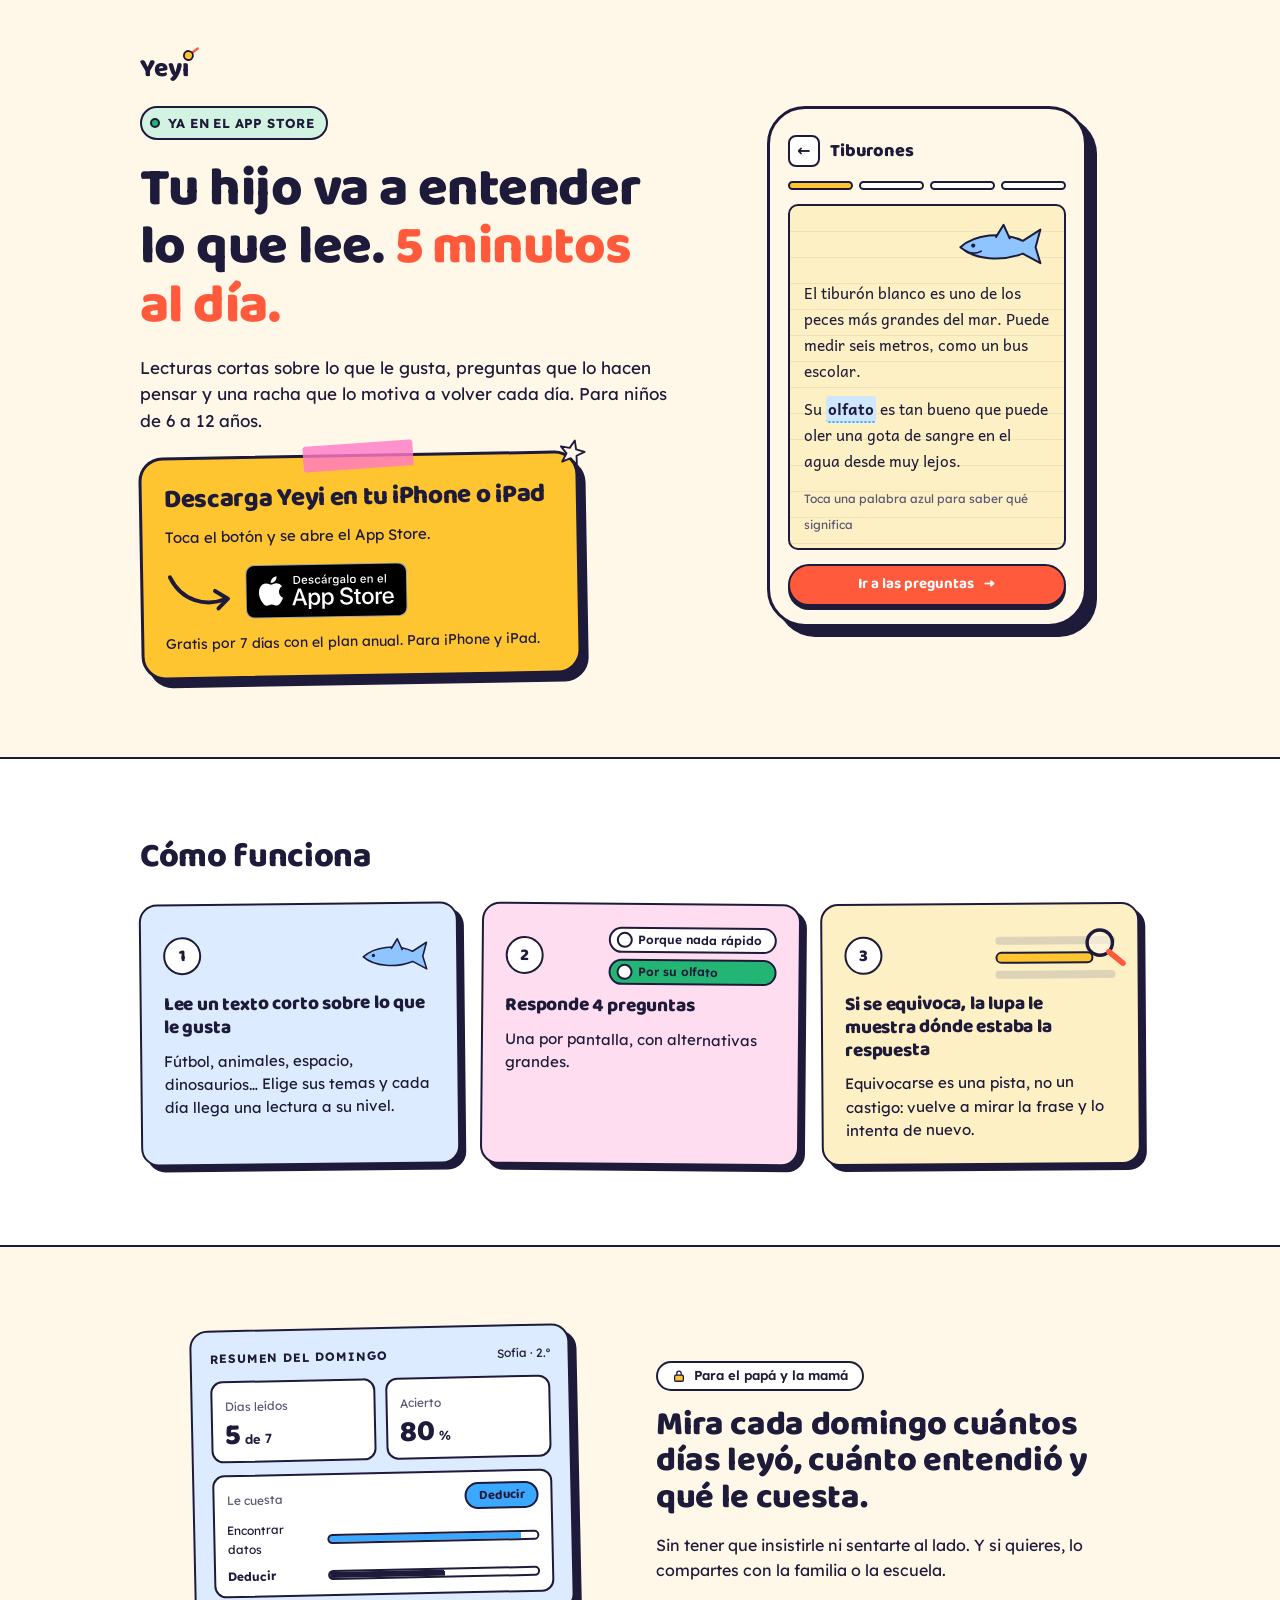
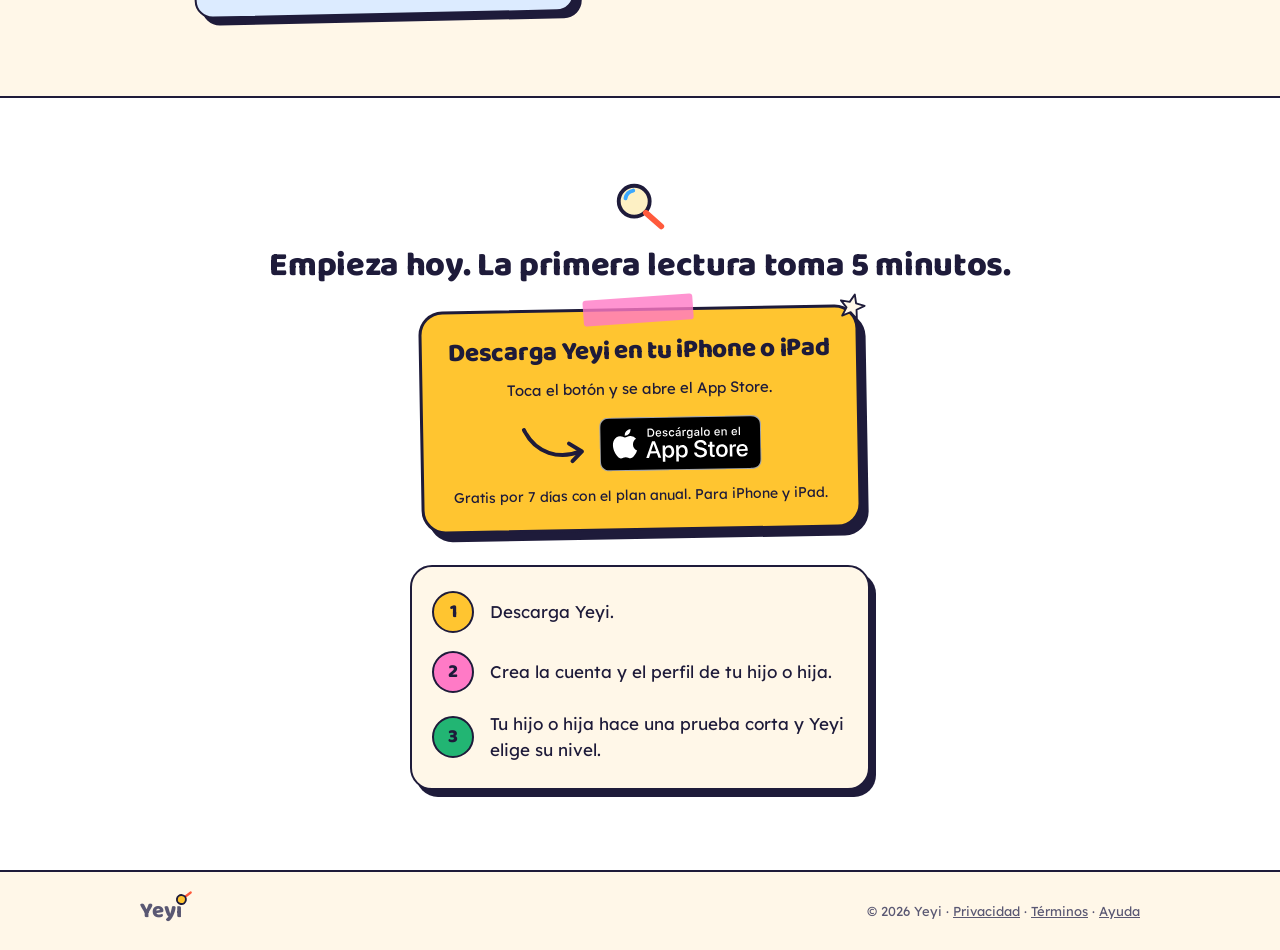
<file: landing/index.html>
<!doctype html>
<html lang="es">
<head>
<meta charset="utf-8">
<meta name="viewport" content="width=device-width, initial-scale=1">
<title>Yeyi: Comprensión lectora para niños de 6 a 12 años</title>
<meta name="description" content="Tu hijo va a entender lo que lee. 5 minutos al día. Lecturas cortas sobre lo que le gusta, preguntas que lo hacen pensar y una racha diaria.">
<meta property="og:title" content="Yeyi: tu hijo va a entender lo que lee">
<meta property="og:description" content="5 minutos al día. Para niños de 6 a 12 años.">
<meta property="og:type" content="website">
<link rel="icon" href="favicon.svg" type="image/svg+xml">
<link rel="preconnect" href="https://fonts.googleapis.com">
<link rel="preconnect" href="https://fonts.gstatic.com" crossorigin>
<link href="https://fonts.googleapis.com/css2?family=Andika&family=Baloo+2:wght@600;700;800&family=Lexend:wght@400;500;600&display=swap" rel="stylesheet">
<link rel="stylesheet" href="styles.css?v=2">
<script>document.documentElement.classList.add(/Android/i.test(navigator.userAgent) ? "android" : "ios");</script>
</head>
<body>

<header class="hero band band-paper">
  <div class="wrap hero-grid">
    <div class="hero-copy">
      <a class="logo" href="/" aria-label="Yeyi">
        <span>Yeyı</span>
        <svg class="logo-lupa" viewBox="0 0 24 24" aria-hidden="true"><line x1="14" y1="9" x2="21" y2="2" stroke="#FF5A3C" stroke-width="3" stroke-linecap="round"/><circle cx="10" cy="13" r="6" fill="#FFC530" stroke="#1E1B3A" stroke-width="2.5"/></svg>
      </a>
      <span class="chip"><i></i>Ya en el App Store</span>
      <h1>Tu hijo va a entender lo que lee. <em>5 minutos al día.</em></h1>
      <p class="lead">Lecturas cortas sobre lo que le gusta, preguntas que lo hacen pensar y una racha que lo motiva a volver cada día. Para niños de 6 a 12 años.</p>
      <div class="cta ios-only">
        <span class="tape" aria-hidden="true"></span>
        <svg class="cta-star" viewBox="0 0 64 64" aria-hidden="true"><path d="M32 6L39 24L58 25L43 37L48 56L32 45L16 56L21 37L6 25L25 24Z" fill="#FFF7E8" stroke="#1E1B3A" stroke-width="4" stroke-linejoin="round"/></svg>
        <p class="cta-title">Descarga Yeyi en tu iPhone o iPad</p>
        <p>Toca el botón y se abre el App Store.</p>
        <div class="cta-row"><svg class="cta-arrow" viewBox="0 0 90 60" aria-hidden="true"><path d="M6 10 C 20 40, 50 48, 76 38" fill="none" stroke="#1E1B3A" stroke-width="5" stroke-linecap="round"/><path d="M62 28 L78 38 L66 50" fill="none" stroke="#1E1B3A" stroke-width="5" stroke-linecap="round" stroke-linejoin="round"/></svg><a class="appstore" href="https://apps.apple.com/cl/app/id6829563453" data-place="hero"><img src="img/app-store-badge-es.svg" width="162" height="54" alt="Descárgalo en el App Store"></a></div>
        <p class="cta-note">Gratis por 7 días con el plan anual. Para iPhone y iPad.</p>
      </div>
      <div class="android-box android-only">
        <h3>Por ahora Yeyi es solo para iPhone y iPad.</h3>
        <p>¿Tienes Android? Déjanos tu correo y te avisamos cuando salga.</p>
      <form class="form waitlist" novalidate>
        <label>Tu correo<input name="email" type="email" inputmode="email" autocomplete="email" placeholder="nombre@correo.com" required></label>
        <label>Grado de tu hijo o hija
        <select name="curso" required>
          <option value="" selected disabled>Elige el grado</option>
          <option value="1">1.º de primaria</option>
          <option value="2">2.º de primaria</option>
          <option value="3">3.º de primaria</option>
          <option value="4">4.º de primaria</option>
          <option value="5">5.º de primaria</option>
          <option value="6">6.º de primaria</option>
        </select></label>
        <p class="error" role="alert" hidden></p>
        <button class="btn" type="submit">Avísame cuando salga en Android</button>
      </form>
      <div class="done" hidden><strong>¡Listo!</strong><p>Te avisamos cuando Yeyi salga en Android.</p></div>
      </div>
    </div>

    <div class="phone" aria-hidden="true">
      <div class="phone-top">
        <span class="phone-back">←</span>
        <span class="phone-title">Tiburones</span>
      </div>
      <div class="progress"><i class="on"></i><i></i><i></i><i></i></div>
      <div class="notebook">
        <svg class="shark" viewBox="0 0 120 60"><path d="M8 34c18-16 52-20 78-8l22-14-6 22 6 20-22-12C60 52 26 50 8 34z" fill="#8EC5FF" stroke="#1E1B3A" stroke-width="2.5" stroke-linejoin="round"/><path d="M52 22l10-16 8 18" fill="#8EC5FF" stroke="#1E1B3A" stroke-width="2.5" stroke-linejoin="round"/><circle cx="24" cy="32" r="2.6" fill="#1E1B3A"/><path d="M14 38c6 4 14 4 20 1" fill="none" stroke="#1E1B3A" stroke-width="2" stroke-linecap="round"/></svg>
        <p>El tiburón blanco es uno de los peces más grandes del mar. Puede medir seis metros, como un bus escolar.</p>
        <p>Su <mark>olfato</mark> es tan bueno que puede oler una gota de sangre en el agua desde muy lejos.</p>
        <p class="hint">Toca una palabra azul para saber qué significa</p>
      </div>
      <span class="btn btn-sm">Ir a las preguntas <span>→</span></span>
    </div>
  </div>
</header>

<section class="band band-white">
  <div class="wrap">
    <h2>Cómo funciona</h2>
    <div class="steps">
      <article class="card card-blue">
        <div class="card-head">
          <span class="num">1</span>
          <svg class="shark shark-sm" viewBox="0 0 120 60" aria-hidden="true"><path d="M8 34c18-16 52-20 78-8l22-14-6 22 6 20-22-12C60 52 26 50 8 34z" fill="#8EC5FF" stroke="#1E1B3A" stroke-width="2.5" stroke-linejoin="round"/><path d="M52 22l10-16 8 18" fill="#8EC5FF" stroke="#1E1B3A" stroke-width="2.5" stroke-linejoin="round"/><circle cx="24" cy="32" r="2.6" fill="#1E1B3A"/></svg>
        </div>
        <h3>Lee un texto corto sobre lo que le gusta</h3>
        <p>Fútbol, animales, espacio, dinosaurios… Elige sus temas y cada día llega una lectura a su nivel.</p>
      </article>
      <article class="card card-pink">
        <div class="card-head">
          <span class="num">2</span>
          <div class="options" aria-hidden="true">
            <span class="opt">Porque nada rápido</span>
            <span class="opt opt-ok">Por su olfato</span>
          </div>
        </div>
        <h3>Responde 4 preguntas</h3>
        <p>Una por pantalla, con alternativas grandes.</p>
      </article>
      <article class="card card-yellow">
        <div class="card-head">
          <span class="num">3</span>
          <div class="lupa-lines" aria-hidden="true">
            <i></i><i class="hl"></i><i></i>
            <svg viewBox="0 0 40 40"><circle cx="16" cy="16" r="11" fill="#FFF7E8" fill-opacity=".6" stroke="#1E1B3A" stroke-width="3"/><line x1="24" y1="24" x2="36" y2="34" stroke="#FF5A3C" stroke-width="5" stroke-linecap="round"/></svg>
          </div>
        </div>
        <h3>Si se equivoca, la lupa le muestra dónde estaba la respuesta</h3>
        <p>Equivocarse es una pista, no un castigo: vuelve a mirar la frase y lo intenta de nuevo.</p>
      </article>
    </div>
  </div>
</section>

<section class="band band-paper">
  <div class="wrap parent-grid">
    <div class="parent-copy">
      <span class="badge"><svg viewBox="0 0 16 16" width="14" height="14" aria-hidden="true"><rect x="3" y="7" width="10" height="7" rx="1.5" fill="#FFC530" stroke="#1E1B3A" stroke-width="1.5"/><path d="M5.5 7V5a2.5 2.5 0 0 1 5 0v2" fill="none" stroke="#1E1B3A" stroke-width="1.5"/></svg> Para el papá y la mamá</span>
      <h2>Mira cada domingo cuántos días leyó, cuánto entendió y qué le cuesta.</h2>
      <p>Sin tener que insistirle ni sentarte al lado. Y si quieres, lo compartes con la familia o la escuela.</p>
    </div>
    <div class="summary" aria-hidden="true">
      <div class="summary-top"><b>RESUMEN DEL DOMINGO</b><span>Sofía · 2.º</span></div>
      <div class="stats">
        <div><small>Días leídos</small><strong>5<em>de 7</em></strong></div>
        <div><small>Acierto</small><strong>80<em>%</em></strong></div>
      </div>
      <div class="skills">
        <div class="skills-top"><small>Le cuesta</small><span class="pill pill-blue">Deducir</span></div>
        <div class="skill"><span>Encontrar datos</span><i style="--v:92%"></i></div>
        <div class="skill"><span><b>Deducir</b></span><i class="dark" style="--v:55%"></i></div>
      </div>
    </div>
  </div>
</section>

<section class="band band-white" id="descargar">
  <div class="wrap signup">
    <svg class="big-lupa" viewBox="0 0 60 60" aria-hidden="true"><circle cx="24" cy="24" r="16" fill="#FDF0C4" stroke="#1E1B3A" stroke-width="4"/><path d="M15 21a10 10 0 0 1 8-8" fill="none" stroke="#3BA8FF" stroke-width="4" stroke-linecap="round"/><line x1="36" y1="36" x2="52" y2="50" stroke="#FF5A3C" stroke-width="6" stroke-linecap="round"/></svg>
    <div class="closing ios-only">
      <h2>Empieza hoy. La primera lectura toma 5 minutos.</h2>
      <div class="cta cta-center ios-only">
        <span class="tape" aria-hidden="true"></span>
        <svg class="cta-star" viewBox="0 0 64 64" aria-hidden="true"><path d="M32 6L39 24L58 25L43 37L48 56L32 45L16 56L21 37L6 25L25 24Z" fill="#FFF7E8" stroke="#1E1B3A" stroke-width="4" stroke-linejoin="round"/></svg>
        <p class="cta-title">Descarga Yeyi en tu iPhone o iPad</p>
        <p>Toca el botón y se abre el App Store.</p>
        <div class="cta-row"><svg class="cta-arrow" viewBox="0 0 90 60" aria-hidden="true"><path d="M6 10 C 20 40, 50 48, 76 38" fill="none" stroke="#1E1B3A" stroke-width="5" stroke-linecap="round"/><path d="M62 28 L78 38 L66 50" fill="none" stroke="#1E1B3A" stroke-width="5" stroke-linecap="round" stroke-linejoin="round"/></svg><a class="appstore" href="https://apps.apple.com/cl/app/id6829563453" data-place="cierre"><img src="img/app-store-badge-es.svg" width="162" height="54" alt="Descárgalo en el App Store"></a></div>
        <p class="cta-note">Gratis por 7 días con el plan anual. Para iPhone y iPad.</p>
      </div>
      <ol class="how">
        <li><span class="n n1">1</span>Descarga Yeyi.</li>
        <li><span class="n n2">2</span>Crea la cuenta y el perfil de tu hijo o hija.</li>
        <li><span class="n n3">3</span>Tu hijo o hija hace una prueba corta y Yeyi elige su nivel.</li>
      </ol>
    </div>
    <div class="android-box android-only">
        <h3>Por ahora Yeyi es solo para iPhone y iPad.</h3>
        <p>¿Tienes Android? Déjanos tu correo y te avisamos cuando salga.</p>
      <form class="form waitlist" novalidate>
        <label>Tu correo<input name="email" type="email" inputmode="email" autocomplete="email" placeholder="nombre@correo.com" required></label>
        <label>Grado de tu hijo o hija
        <select name="curso" required>
          <option value="" selected disabled>Elige el grado</option>
          <option value="1">1.º de primaria</option>
          <option value="2">2.º de primaria</option>
          <option value="3">3.º de primaria</option>
          <option value="4">4.º de primaria</option>
          <option value="5">5.º de primaria</option>
          <option value="6">6.º de primaria</option>
        </select></label>
        <p class="error" role="alert" hidden></p>
        <button class="btn" type="submit">Avísame cuando salga en Android</button>
      </form>
      <div class="done" hidden><strong>¡Listo!</strong><p>Te avisamos cuando Yeyi salga en Android.</p></div>
      </div>
  </div>
</section>

<div class="sticky ios-only" id="sticky" aria-hidden="true">
  <div><b>Descarga Yeyi gratis</b><small>Se abre el App Store</small></div>
  <a class="appstore" href="https://apps.apple.com/cl/app/id6829563453" data-place="barra"><img src="img/app-store-badge-es.svg" width="162" height="54" alt="Descárgalo en el App Store"></a>
</div>

<footer class="band band-paper">
  <div class="wrap foot">
    <a class="logo logo-sm" href="/" aria-label="Yeyi"><span>Yeyı</span><svg class="logo-lupa" viewBox="0 0 24 24" aria-hidden="true"><line x1="14" y1="9" x2="21" y2="2" stroke="#FF5A3C" stroke-width="3" stroke-linecap="round"/><circle cx="10" cy="13" r="6" fill="#FFC530" stroke="#1E1B3A" stroke-width="2.5"/></svg></a>
    <span>© 2026 Yeyi · <a href="privacidad.html">Privacidad</a> · <a href="terminos.html">Términos</a> · <a href="ayuda.html">Ayuda</a></span>
  </div>
</footer>

<script src="app.js?v=4"></script>
</body>
</html>
</file>
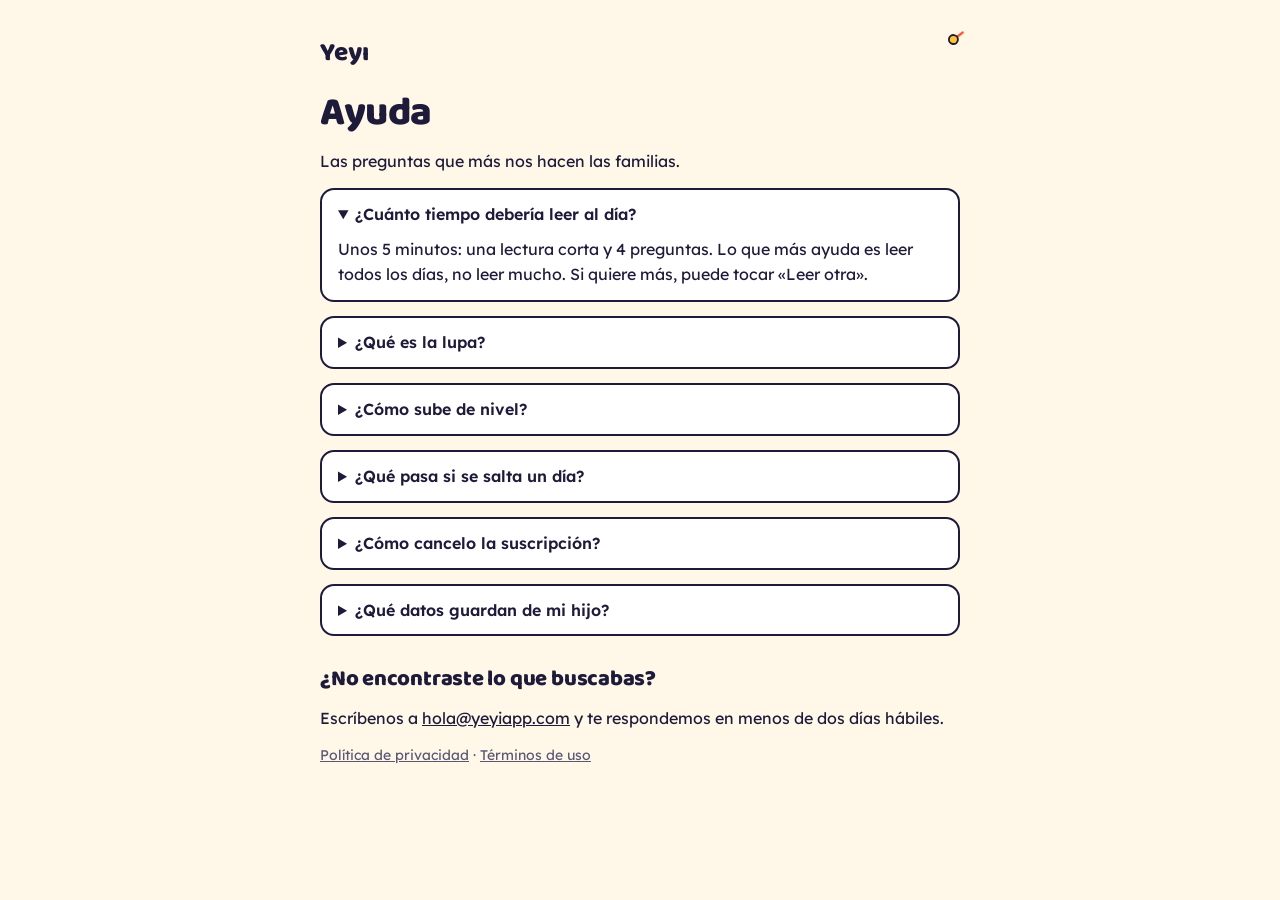
<file: landing/ayuda.html>
<!doctype html>
<html lang="es">
<head>
<meta charset="utf-8">
<meta name="viewport" content="width=device-width, initial-scale=1">
<title>Ayuda · Yeyi</title>
<meta name="description" content="Preguntas frecuentes de las familias que usan Yeyi.">
<link rel="icon" href="favicon.svg" type="image/svg+xml">
<link rel="preconnect" href="https://fonts.googleapis.com">
<link rel="preconnect" href="https://fonts.gstatic.com" crossorigin>
<link href="https://fonts.googleapis.com/css2?family=Baloo+2:wght@700;800&family=Lexend:wght@400;600&display=swap" rel="stylesheet">
<link rel="stylesheet" href="styles.css?v=2">
<style>
  .legal { max-width: 680px; padding-top: 40px; padding-bottom: 64px; display: grid; gap: 14px; }
  .legal h1 { font-size: clamp(30px, 7vw, 40px); margin-top: 12px; }
  .legal h2 { font-size: 22px; margin-top: 18px; }
  .legal ul { margin: 0; padding-left: 20px; display: grid; gap: 6px; }
  .legal .meta { color: var(--gris); font-size: 14px; }
  .legal details { border: 2.5px solid #1E1B3A; border-radius: 14px; padding: 12px 16px; background: #fff; }
  .legal summary { font-weight: 600; cursor: pointer; }
  .legal details p { margin: 10px 0 2px; }
  .legal .todo { background: #FFF3C9; padding: 0 4px; border-radius: 4px; }
</style>
</head>
<body>
<main class="wrap legal">
  <a class="logo" href="/" aria-label="Volver a Yeyi"><span>Yeyı</span><svg class="logo-lupa" viewBox="0 0 24 24" aria-hidden="true"><line x1="14" y1="9" x2="21" y2="2" stroke="#FF5A3C" stroke-width="3" stroke-linecap="round"/><circle cx="10" cy="13" r="6" fill="#FFC530" stroke="#1E1B3A" stroke-width="2.5"/></svg></a>
  <h1>Ayuda</h1>
  <p>Las preguntas que más nos hacen las familias.</p>
  <details open><summary>¿Cuánto tiempo debería leer al día?</summary><p>Unos 5 minutos: una lectura corta y 4 preguntas. Lo que más ayuda es leer todos los días, no leer mucho. Si quiere más, puede tocar «Leer otra».</p></details>
  <details><summary>¿Qué es la lupa?</summary><p>Cuando se equivoca, Yeyi no le dice «incorrecto»: le muestra la frase del texto donde estaba la pista y le da otra oportunidad. Así aprende a volver al texto para buscar la respuesta, que es justo lo que cuesta al entender lo que se lee.</p></details>
  <details><summary>¿Cómo sube de nivel?</summary><p>Empieza en el nivel que mostró la prueba inicial. Después de 5 lecturas en un nivel, si acertó casi todo a la primera, sube uno; si le costó mucho, baja uno para que vuelva a tomar confianza. No tienes que hacer nada.</p></details>
  <details><summary>¿Qué pasa si se salta un día?</summary><p>La racha vuelve a empezar, pero no pierde sus estrellas ni su avance. Al día siguiente lo recibimos con una lectura nueva, sin retos.</p></details>
  <details><summary>¿Cómo cancelo la suscripción?</summary><p>En Ajustes del iPhone → tu nombre → Suscripciones → Yeyi → Cancelar suscripción. La puedes usar hasta el final del período pagado. Borrar la cuenta no cancela la suscripción: hay que cancelarla ahí.</p></details>
  <details><summary>¿Qué datos guardan de mi hijo?</summary><p>Solo su nombre de pila, si es niño o niña, su grado escolar, sus temas favoritos y cómo responde las lecturas. Nada más: ni apellido, ni foto, ni colegio. La inteligencia artificial que escribe las lecturas nunca recibe su nombre. El detalle está en la política de privacidad.</p></details>
  <h2>¿No encontraste lo que buscabas?</h2>
  <p>Escríbenos a <a href="mailto:hola@yeyiapp.com">hola@yeyiapp.com</a> y te respondemos en menos de dos días hábiles.</p>
  <p class="meta"><a href="privacidad.html">Política de privacidad</a> · <a href="terminos.html">Términos de uso</a></p>
</main>
</body>
</html>
</file>
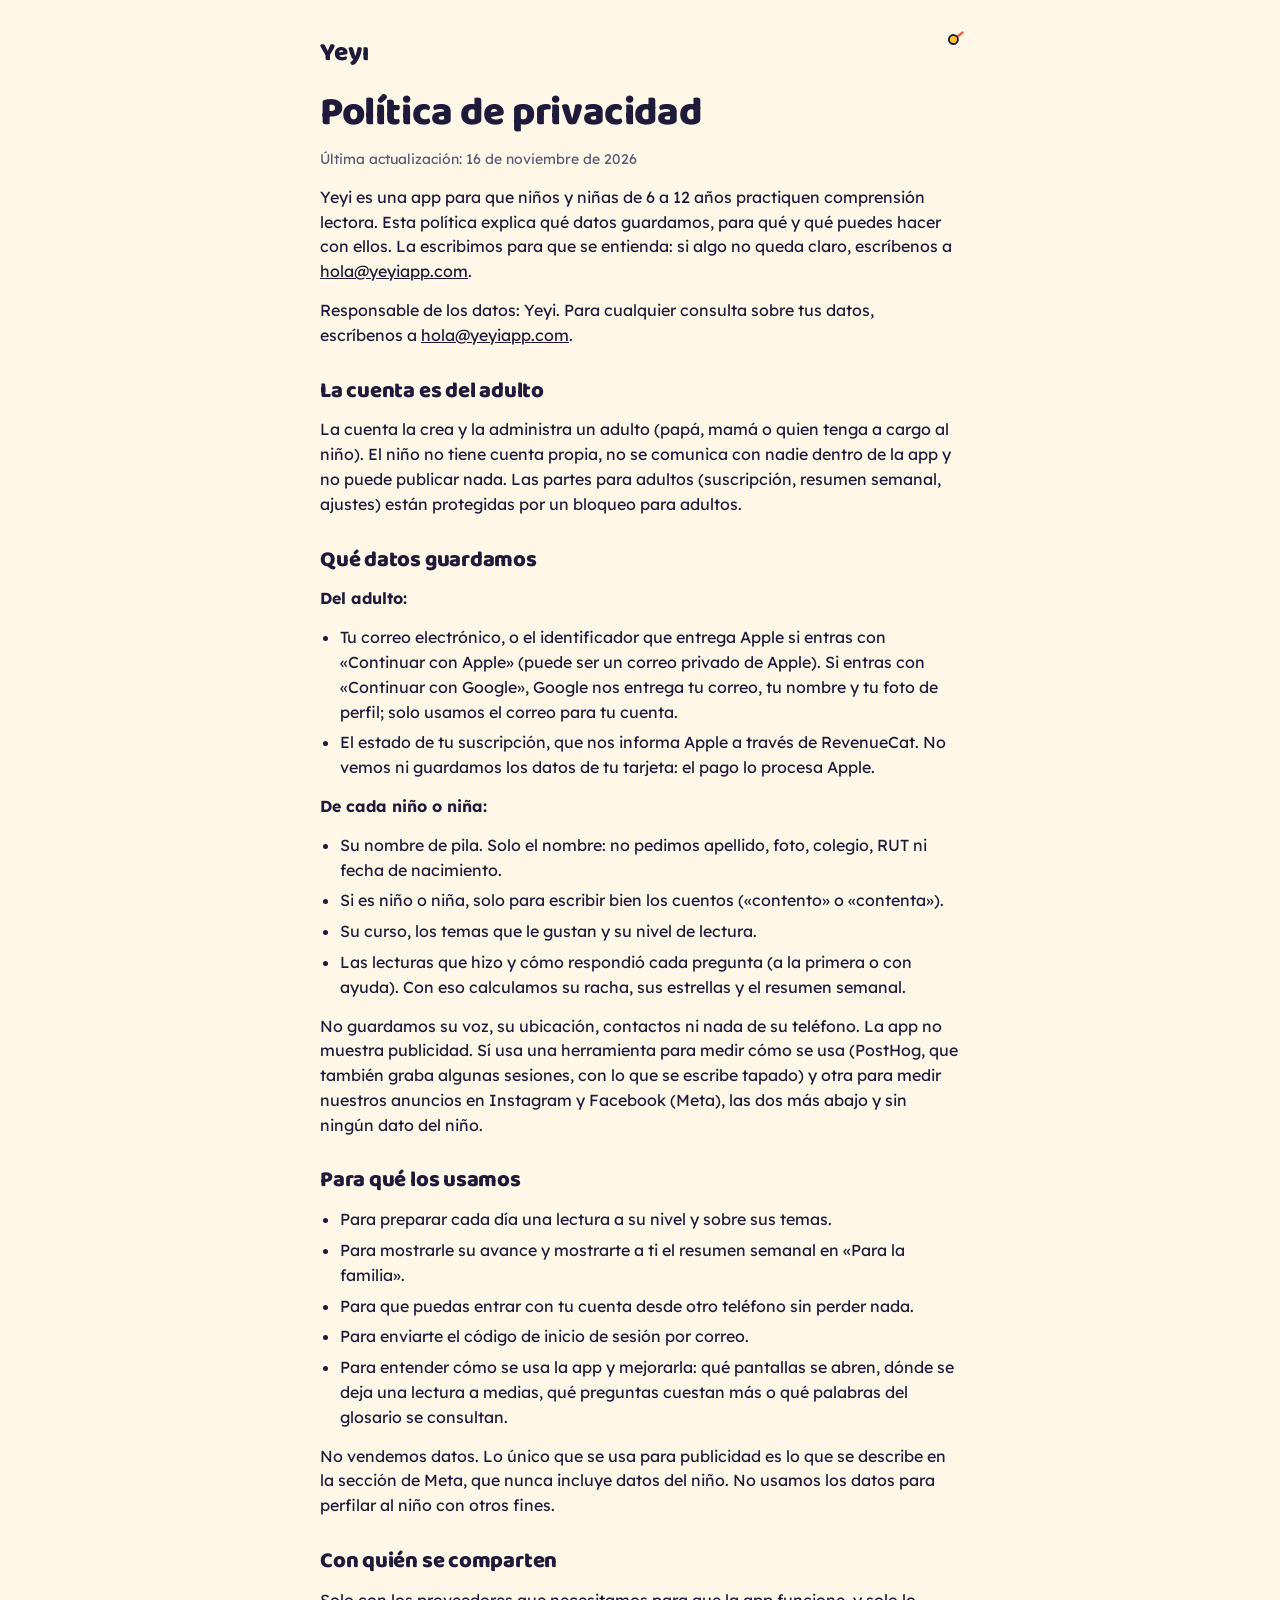
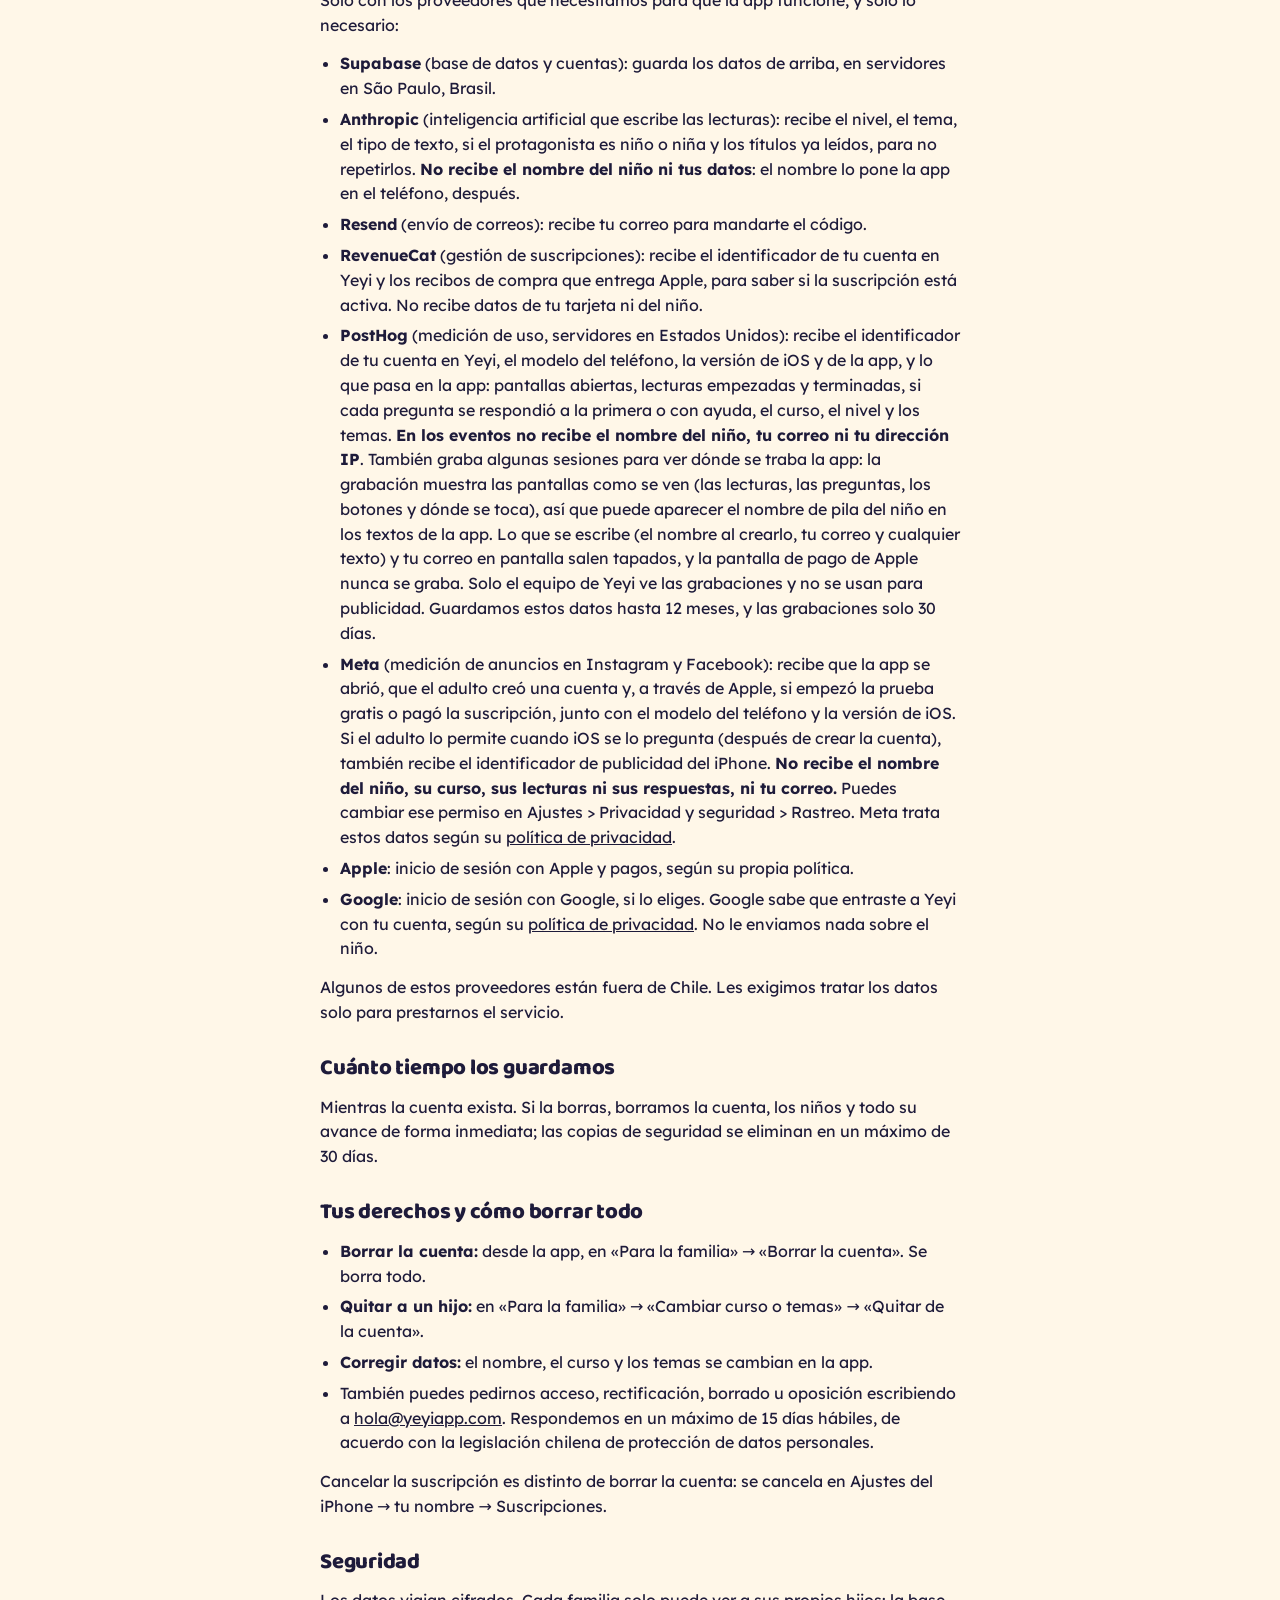
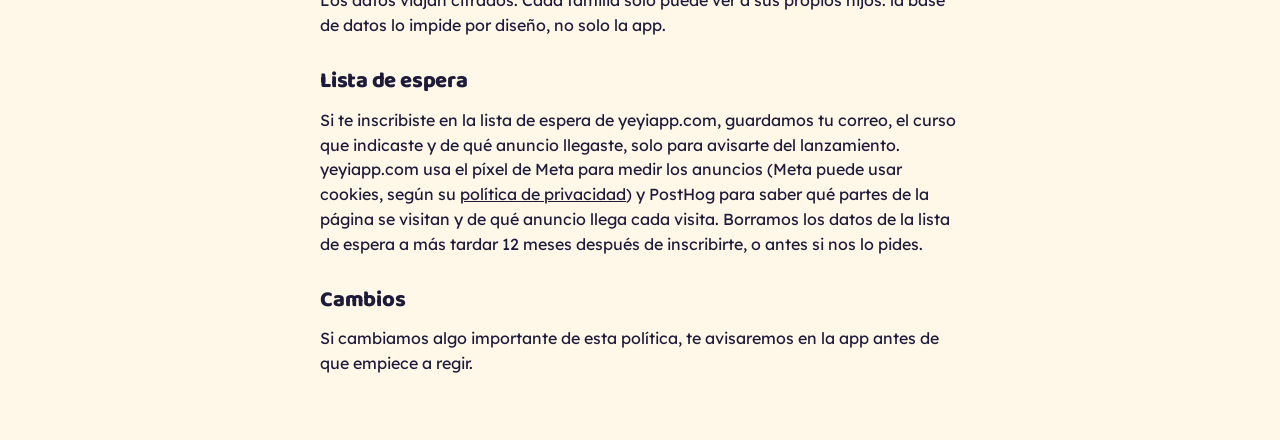
<file: landing/privacidad.html>
<!doctype html>
<html lang="es">
<head>
<meta charset="utf-8">
<meta name="viewport" content="width=device-width, initial-scale=1">
<title>Política de privacidad · Yeyi</title>
<meta name="description" content="Qué datos guarda Yeyi, para qué y cómo borrarlos.">
<link rel="icon" href="favicon.svg" type="image/svg+xml">
<link rel="preconnect" href="https://fonts.googleapis.com">
<link rel="preconnect" href="https://fonts.gstatic.com" crossorigin>
<link href="https://fonts.googleapis.com/css2?family=Baloo+2:wght@700;800&family=Lexend:wght@400;600&display=swap" rel="stylesheet">
<link rel="stylesheet" href="styles.css?v=2">
<style>
  .legal { max-width: 680px; padding-top: 40px; padding-bottom: 64px; display: grid; gap: 14px; }
  .legal h1 { font-size: clamp(30px, 7vw, 40px); margin-top: 12px; }
  .legal h2 { font-size: 22px; margin-top: 18px; }
  .legal ul { margin: 0; padding-left: 20px; display: grid; gap: 6px; }
  .legal .meta { color: var(--gris); font-size: 14px; }
  .legal details { border: 2.5px solid #1E1B3A; border-radius: 14px; padding: 12px 16px; background: #fff; }
  .legal summary { font-weight: 600; cursor: pointer; }
  .legal details p { margin: 10px 0 2px; }
  .legal .todo { background: #FFF3C9; padding: 0 4px; border-radius: 4px; }
</style>
</head>
<body>
<main class="wrap legal">
  <a class="logo" href="/" aria-label="Volver a Yeyi"><span>Yeyı</span><svg class="logo-lupa" viewBox="0 0 24 24" aria-hidden="true"><line x1="14" y1="9" x2="21" y2="2" stroke="#FF5A3C" stroke-width="3" stroke-linecap="round"/><circle cx="10" cy="13" r="6" fill="#FFC530" stroke="#1E1B3A" stroke-width="2.5"/></svg></a>
  <h1>Política de privacidad</h1>
  <p class="meta">Última actualización: 16 de noviembre de 2026</p>

  <p>Yeyi es una app para que niños y niñas de 6 a 12 años practiquen comprensión lectora. Esta política explica qué datos guardamos, para qué y qué puedes hacer con ellos. La escribimos para que se entienda: si algo no queda claro, escríbenos a <a href="mailto:hola@yeyiapp.com">hola@yeyiapp.com</a>.</p>
  <p>Responsable de los datos: Yeyi. Para cualquier consulta sobre tus datos, escríbenos a <a href="mailto:hola@yeyiapp.com">hola@yeyiapp.com</a>.</p>

  <h2>La cuenta es del adulto</h2>
  <p>La cuenta la crea y la administra un adulto (papá, mamá o quien tenga a cargo al niño). El niño no tiene cuenta propia, no se comunica con nadie dentro de la app y no puede publicar nada. Las partes para adultos (suscripción, resumen semanal, ajustes) están protegidas por un bloqueo para adultos.</p>

  <h2>Qué datos guardamos</h2>
  <p><strong>Del adulto:</strong></p>
  <ul>
    <li>Tu correo electrónico, o el identificador que entrega Apple si entras con «Continuar con Apple» (puede ser un correo privado de Apple). Si entras con «Continuar con Google», Google nos entrega tu correo, tu nombre y tu foto de perfil; solo usamos el correo para tu cuenta.</li>
    <li>El estado de tu suscripción, que nos informa Apple a través de RevenueCat. No vemos ni guardamos los datos de tu tarjeta: el pago lo procesa Apple.</li>
  </ul>
  <p><strong>De cada niño o niña:</strong></p>
  <ul>
    <li>Su nombre de pila. Solo el nombre: no pedimos apellido, foto, colegio, RUT ni fecha de nacimiento.</li>
    <li>Si es niño o niña, solo para escribir bien los cuentos («contento» o «contenta»).</li>
    <li>Su curso, los temas que le gustan y su nivel de lectura.</li>
    <li>Las lecturas que hizo y cómo respondió cada pregunta (a la primera o con ayuda). Con eso calculamos su racha, sus estrellas y el resumen semanal.</li>
  </ul>
  <p>No guardamos su voz, su ubicación, contactos ni nada de su teléfono. La app no muestra publicidad. Sí usa una herramienta para medir cómo se usa (PostHog, que también graba algunas sesiones, con lo que se escribe tapado) y otra para medir nuestros anuncios en Instagram y Facebook (Meta), las dos más abajo y sin ningún dato del niño.</p>

  <h2>Para qué los usamos</h2>
  <ul>
    <li>Para preparar cada día una lectura a su nivel y sobre sus temas.</li>
    <li>Para mostrarle su avance y mostrarte a ti el resumen semanal en «Para la familia».</li>
    <li>Para que puedas entrar con tu cuenta desde otro teléfono sin perder nada.</li>
    <li>Para enviarte el código de inicio de sesión por correo.</li>
    <li>Para entender cómo se usa la app y mejorarla: qué pantallas se abren, dónde se deja una lectura a medias, qué preguntas cuestan más o qué palabras del glosario se consultan.</li>
  </ul>
  <p>No vendemos datos. Lo único que se usa para publicidad es lo que se describe en la sección de Meta, que nunca incluye datos del niño. No usamos los datos para perfilar al niño con otros fines.</p>

  <h2>Con quién se comparten</h2>
  <p>Solo con los proveedores que necesitamos para que la app funcione, y solo lo necesario:</p>
  <ul>
    <li><strong>Supabase</strong> (base de datos y cuentas): guarda los datos de arriba, en servidores en São Paulo, Brasil.</li>
    <li><strong>Anthropic</strong> (inteligencia artificial que escribe las lecturas): recibe el nivel, el tema, el tipo de texto, si el protagonista es niño o niña y los títulos ya leídos, para no repetirlos. <strong>No recibe el nombre del niño ni tus datos</strong>: el nombre lo pone la app en el teléfono, después.</li>
    <li><strong>Resend</strong> (envío de correos): recibe tu correo para mandarte el código.</li>
    <li><strong>RevenueCat</strong> (gestión de suscripciones): recibe el identificador de tu cuenta en Yeyi y los recibos de compra que entrega Apple, para saber si la suscripción está activa. No recibe datos de tu tarjeta ni del niño.</li>
    <li><strong>PostHog</strong> (medición de uso, servidores en Estados Unidos): recibe el identificador de tu cuenta en Yeyi, el modelo del teléfono, la versión de iOS y de la app, y lo que pasa en la app: pantallas abiertas, lecturas empezadas y terminadas, si cada pregunta se respondió a la primera o con ayuda, el curso, el nivel y los temas. <strong>En los eventos no recibe el nombre del niño, tu correo ni tu dirección IP</strong>. También graba algunas sesiones para ver dónde se traba la app: la grabación muestra las pantallas como se ven (las lecturas, las preguntas, los botones y dónde se toca), así que puede aparecer el nombre de pila del niño en los textos de la app. Lo que se escribe (el nombre al crearlo, tu correo y cualquier texto) y tu correo en pantalla salen tapados, y la pantalla de pago de Apple nunca se graba. Solo el equipo de Yeyi ve las grabaciones y no se usan para publicidad. Guardamos estos datos hasta 12 meses, y las grabaciones solo 30 días.</li>
    <li><strong>Meta</strong> (medición de anuncios en Instagram y Facebook): recibe que la app se abrió, que el adulto creó una cuenta y, a través de Apple, si empezó la prueba gratis o pagó la suscripción, junto con el modelo del teléfono y la versión de iOS. Si el adulto lo permite cuando iOS se lo pregunta (después de crear la cuenta), también recibe el identificador de publicidad del iPhone. <strong>No recibe el nombre del niño, su curso, sus lecturas ni sus respuestas, ni tu correo.</strong> Puedes cambiar ese permiso en Ajustes &gt; Privacidad y seguridad &gt; Rastreo. Meta trata estos datos según su <a href="https://www.facebook.com/privacy/policy/" target="_blank" rel="noopener">política de privacidad</a>.</li>
    <li><strong>Apple</strong>: inicio de sesión con Apple y pagos, según su propia política.</li>
    <li><strong>Google</strong>: inicio de sesión con Google, si lo eliges. Google sabe que entraste a Yeyi con tu cuenta, según su <a href="https://policies.google.com/privacy" target="_blank" rel="noopener">política de privacidad</a>. No le enviamos nada sobre el niño.</li>
  </ul>
  <p>Algunos de estos proveedores están fuera de Chile. Les exigimos tratar los datos solo para prestarnos el servicio.</p>

  <h2>Cuánto tiempo los guardamos</h2>
  <p>Mientras la cuenta exista. Si la borras, borramos la cuenta, los niños y todo su avance de forma inmediata; las copias de seguridad se eliminan en un máximo de 30 días.</p>

  <h2>Tus derechos y cómo borrar todo</h2>
  <ul>
    <li><strong>Borrar la cuenta:</strong> desde la app, en «Para la familia» → «Borrar la cuenta». Se borra todo.</li>
    <li><strong>Quitar a un hijo:</strong> en «Para la familia» → «Cambiar curso o temas» → «Quitar de la cuenta».</li>
    <li><strong>Corregir datos:</strong> el nombre, el curso y los temas se cambian en la app.</li>
    <li>También puedes pedirnos acceso, rectificación, borrado u oposición escribiendo a <a href="mailto:hola@yeyiapp.com">hola@yeyiapp.com</a>. Respondemos en un máximo de 15 días hábiles, de acuerdo con la legislación chilena de protección de datos personales.</li>
  </ul>
  <p>Cancelar la suscripción es distinto de borrar la cuenta: se cancela en Ajustes del iPhone → tu nombre → Suscripciones.</p>

  <h2>Seguridad</h2>
  <p>Los datos viajan cifrados. Cada familia solo puede ver a sus propios hijos: la base de datos lo impide por diseño, no solo la app.</p>

  <h2>Lista de espera</h2>
  <p>Si te inscribiste en la lista de espera de yeyiapp.com, guardamos tu correo, el curso que indicaste y de qué anuncio llegaste, solo para avisarte del lanzamiento. yeyiapp.com usa el píxel de Meta para medir los anuncios (Meta puede usar cookies, según su <a href="https://www.facebook.com/privacy/policy/" target="_blank" rel="noopener">política de privacidad</a>) y PostHog para saber qué partes de la página se visitan y de qué anuncio llega cada visita. Borramos los datos de la lista de espera a más tardar 12 meses después de inscribirte, o antes si nos lo pides.</p>

  <h2>Cambios</h2>
  <p>Si cambiamos algo importante de esta política, te avisaremos en la app antes de que empiece a regir.</p>
</main>
</body>
</html>
</file>
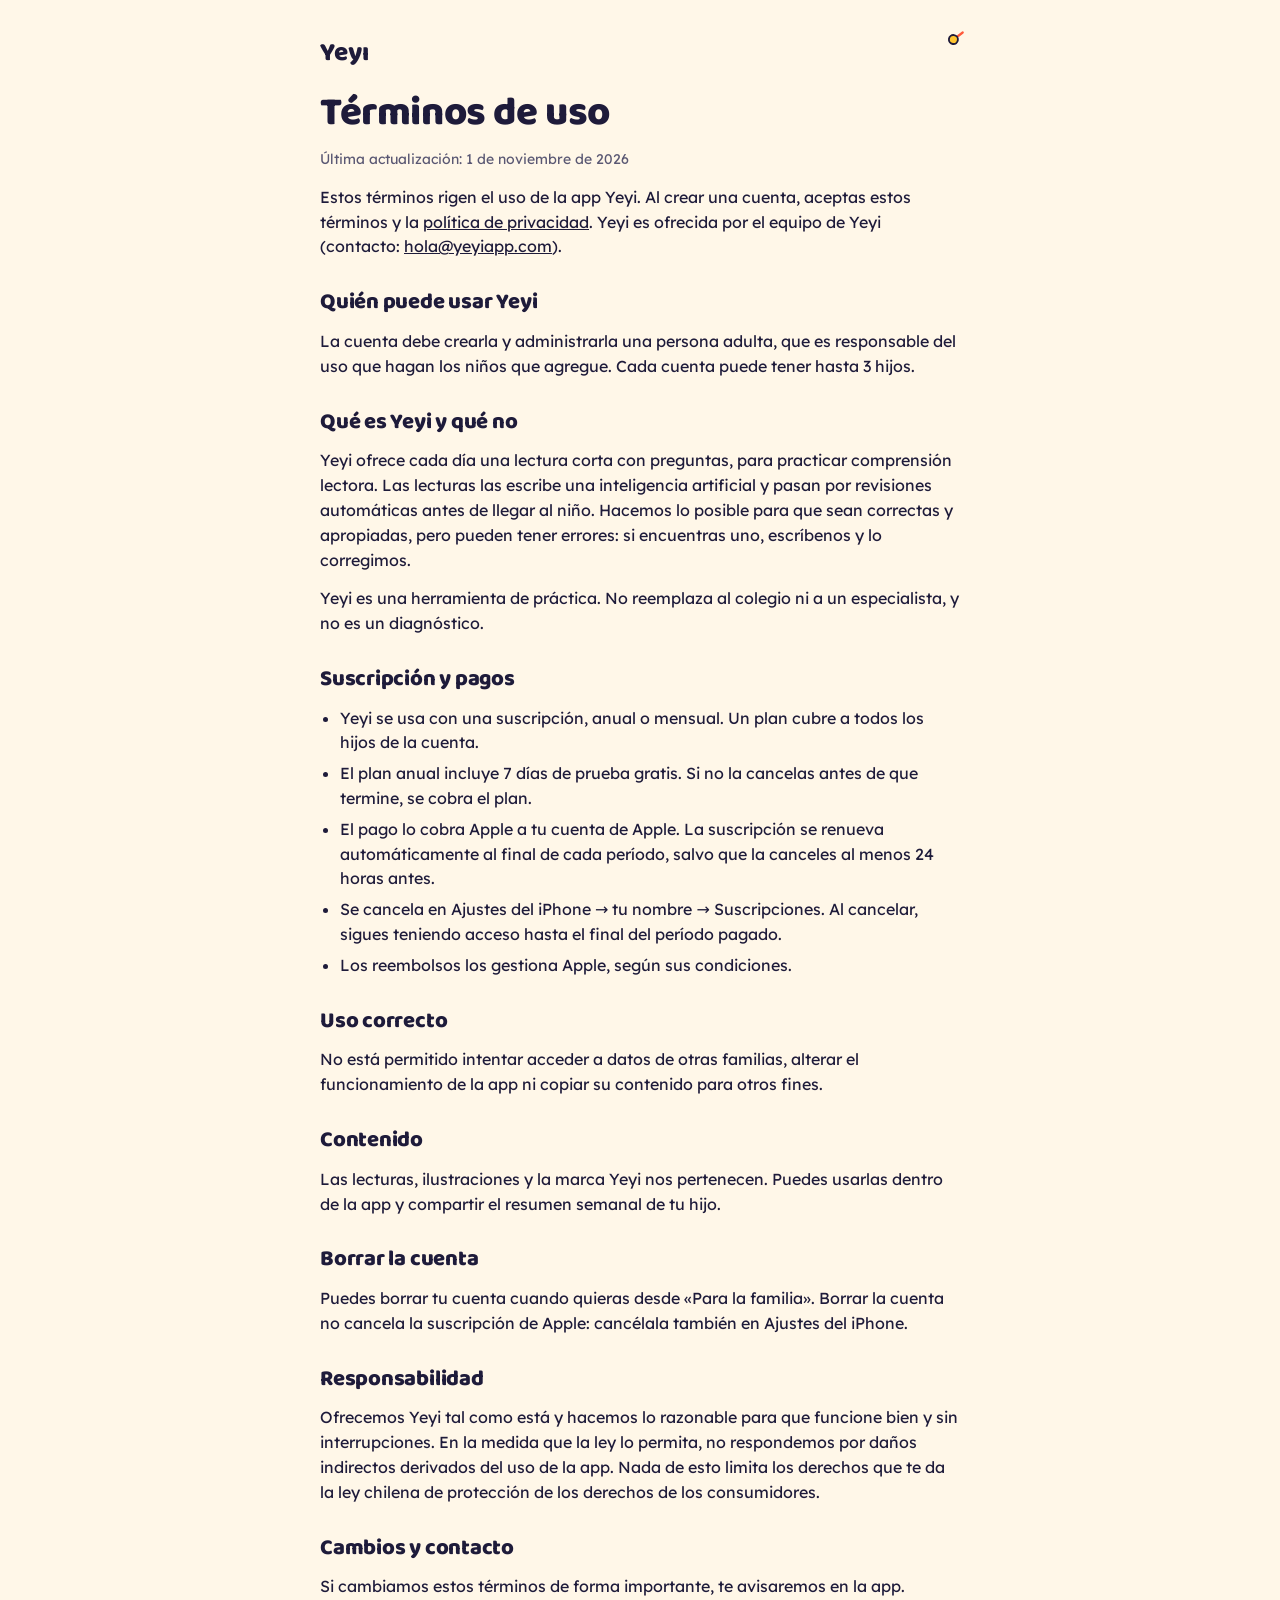
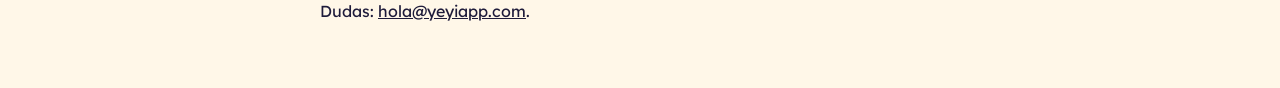
<file: landing/terminos.html>
<!doctype html>
<html lang="es">
<head>
<meta charset="utf-8">
<meta name="viewport" content="width=device-width, initial-scale=1">
<title>Términos de uso · Yeyi</title>
<meta name="description" content="Términos de uso de la app Yeyi.">
<link rel="icon" href="favicon.svg" type="image/svg+xml">
<link rel="preconnect" href="https://fonts.googleapis.com">
<link rel="preconnect" href="https://fonts.gstatic.com" crossorigin>
<link href="https://fonts.googleapis.com/css2?family=Baloo+2:wght@700;800&family=Lexend:wght@400;600&display=swap" rel="stylesheet">
<link rel="stylesheet" href="styles.css?v=2">
<style>
  .legal { max-width: 680px; padding-top: 40px; padding-bottom: 64px; display: grid; gap: 14px; }
  .legal h1 { font-size: clamp(30px, 7vw, 40px); margin-top: 12px; }
  .legal h2 { font-size: 22px; margin-top: 18px; }
  .legal ul { margin: 0; padding-left: 20px; display: grid; gap: 6px; }
  .legal .meta { color: var(--gris); font-size: 14px; }
  .legal details { border: 2.5px solid #1E1B3A; border-radius: 14px; padding: 12px 16px; background: #fff; }
  .legal summary { font-weight: 600; cursor: pointer; }
  .legal details p { margin: 10px 0 2px; }
  .legal .todo { background: #FFF3C9; padding: 0 4px; border-radius: 4px; }
</style>
</head>
<body>
<main class="wrap legal">
  <a class="logo" href="/" aria-label="Volver a Yeyi"><span>Yeyı</span><svg class="logo-lupa" viewBox="0 0 24 24" aria-hidden="true"><line x1="14" y1="9" x2="21" y2="2" stroke="#FF5A3C" stroke-width="3" stroke-linecap="round"/><circle cx="10" cy="13" r="6" fill="#FFC530" stroke="#1E1B3A" stroke-width="2.5"/></svg></a>
  <h1>Términos de uso</h1>
  <p class="meta">Última actualización: 1 de noviembre de 2026</p>

  <p>Estos términos rigen el uso de la app Yeyi. Al crear una cuenta, aceptas estos términos y la <a href="privacidad.html">política de privacidad</a>. Yeyi es ofrecida por el equipo de Yeyi (contacto: <a href="mailto:hola@yeyiapp.com">hola@yeyiapp.com</a>).</p>

  <h2>Quién puede usar Yeyi</h2>
  <p>La cuenta debe crearla y administrarla una persona adulta, que es responsable del uso que hagan los niños que agregue. Cada cuenta puede tener hasta 3 hijos.</p>

  <h2>Qué es Yeyi y qué no</h2>
  <p>Yeyi ofrece cada día una lectura corta con preguntas, para practicar comprensión lectora. Las lecturas las escribe una inteligencia artificial y pasan por revisiones automáticas antes de llegar al niño. Hacemos lo posible para que sean correctas y apropiadas, pero pueden tener errores: si encuentras uno, escríbenos y lo corregimos.</p>
  <p>Yeyi es una herramienta de práctica. No reemplaza al colegio ni a un especialista, y no es un diagnóstico.</p>

  <h2>Suscripción y pagos</h2>
  <ul>
    <li>Yeyi se usa con una suscripción, anual o mensual. Un plan cubre a todos los hijos de la cuenta.</li>
    <li>El plan anual incluye 7 días de prueba gratis. Si no la cancelas antes de que termine, se cobra el plan.</li>
    <li>El pago lo cobra Apple a tu cuenta de Apple. La suscripción se renueva automáticamente al final de cada período, salvo que la canceles al menos 24 horas antes.</li>
    <li>Se cancela en Ajustes del iPhone → tu nombre → Suscripciones. Al cancelar, sigues teniendo acceso hasta el final del período pagado.</li>
    <li>Los reembolsos los gestiona Apple, según sus condiciones.</li>
  </ul>

  <h2>Uso correcto</h2>
  <p>No está permitido intentar acceder a datos de otras familias, alterar el funcionamiento de la app ni copiar su contenido para otros fines.</p>

  <h2>Contenido</h2>
  <p>Las lecturas, ilustraciones y la marca Yeyi nos pertenecen. Puedes usarlas dentro de la app y compartir el resumen semanal de tu hijo.</p>

  <h2>Borrar la cuenta</h2>
  <p>Puedes borrar tu cuenta cuando quieras desde «Para la familia». Borrar la cuenta no cancela la suscripción de Apple: cancélala también en Ajustes del iPhone.</p>

  <h2>Responsabilidad</h2>
  <p>Ofrecemos Yeyi tal como está y hacemos lo razonable para que funcione bien y sin interrupciones. En la medida que la ley lo permita, no respondemos por daños indirectos derivados del uso de la app. Nada de esto limita los derechos que te da la ley chilena de protección de los derechos de los consumidores.</p>

  <h2>Cambios y contacto</h2>
  <p>Si cambiamos estos términos de forma importante, te avisaremos en la app. Dudas: <a href="mailto:hola@yeyiapp.com">hola@yeyiapp.com</a>.</p>
</main>
</body>
</html>
</file>
<file: landing/styles.css>
:root {
  --papel: #FFF7E8;
  --tinta: #1E1B3A;
  --tomate: #FF5A3C;
  --girasol: #FFC530;
  --cielo: #3BA8FF;
  --pasto: #22B573;
  --azul-suave: #DCEBFF;
  --rosa-suave: #FFDDF0;
  --amarillo-suave: #FDF0C4;
  --gris: #5A5873;
  --display: "Baloo 2", system-ui, sans-serif;
  --ui: "Lexend", system-ui, sans-serif;
  --lectura: "Andika", system-ui, sans-serif;
}

* { box-sizing: border-box; }
[hidden] { display: none !important; }
html { scroll-behavior: smooth; }
body { margin: 0; background: var(--papel); color: var(--tinta); font: 400 16px/1.55 var(--ui); -webkit-font-smoothing: antialiased; }
h1, h2, h3 { font-family: var(--display); font-weight: 800; line-height: 1.08; margin: 0; letter-spacing: -0.01em; }
h1 { font-size: clamp(34px, 8.5vw, 54px); }
h1 em { font-style: normal; color: var(--tomate); display: block; }
h2 { font-size: clamp(26px, 6vw, 34px); }
h3 { font-size: 19px; line-height: 1.2; }
p { margin: 0; }
a { color: inherit; }

.wrap { max-width: 1040px; margin: 0 auto; padding: 0 20px; }
.band { padding: 56px 0; border-bottom: 2px solid var(--tinta); }
.band-paper { background: var(--papel); }
.band-white { background: #fff; }
footer.band { border-bottom: 0; padding: 28px 0; }

/* Logo */
.logo { position: relative; display: inline-block; font: 800 26px/1 var(--display); text-decoration: none; padding-right: 6px; }
.logo-lupa { position: absolute; width: 18px; height: 18px; right: -4px; top: -10px; transform: rotate(8deg); }
.logo-sm { font-size: 22px; }

/* Buttons */
.btn {
  display: inline-flex; align-items: center; justify-content: center; gap: 10px;
  min-height: 56px; padding: 0 28px; width: 100%;
  background: var(--tomate); color: #fff; border: 2.5px solid var(--tinta); border-radius: 999px;
  box-shadow: 0 5px 0 var(--tinta);
  font: 700 19px/1 var(--display); text-decoration: none; cursor: pointer;
  transition: transform .12s, box-shadow .12s;
}
.btn:hover { transform: translateY(-1px); box-shadow: 0 6px 0 var(--tinta); }
.btn:active { transform: translateY(5px); box-shadow: 0 0 0 var(--tinta); }
.btn:disabled { opacity: .7; cursor: wait; }
.btn-sm { min-height: 42px; font-size: 15px; box-shadow: 0 4px 0 var(--tinta); }

.pill { display: inline-flex; align-items: center; gap: 5px; padding: 5px 12px; border: 2px solid var(--tinta); border-radius: 999px; font: 700 13px/1 var(--display); white-space: nowrap; }
.pill-blue { background: var(--cielo); color: var(--tinta); }

/* Hero */
.hero { padding-top: 40px; }
.hero-grid { display: grid; gap: 40px; }
.hero-copy { display: grid; gap: 20px; justify-items: start; }
.hero-copy .logo { margin-bottom: 4px; }
.lead { font-size: 17px; max-width: 34em; }

/* Phone mockup */
.phone {
  width: min(320px, 100%); justify-self: center; display: grid; gap: 14px;
  background: var(--papel); border: 3px solid var(--tinta); border-radius: 38px; padding: 26px 18px 18px;
  box-shadow: 10px 10px 0 var(--tinta);
}
.phone-top { display: flex; align-items: center; gap: 10px; }
.phone-back { display: grid; place-items: center; width: 32px; height: 32px; border: 2px solid var(--tinta); border-radius: 8px; background: #fff; font-weight: 700; }
.phone-title { font: 800 18px/1 var(--display); flex: 1; }
.progress { display: grid; grid-template-columns: repeat(4, 1fr); gap: 6px; }
.progress i { height: 9px; border: 2px solid var(--tinta); border-radius: 99px; background: #fff; }
.progress i.on { background: var(--girasol); }
.notebook {
  display: grid; gap: 12px; padding: 14px 14px 10px; border: 2px solid var(--tinta); border-radius: 10px;
  background: repeating-linear-gradient(#FDF0C4 0 25px, #EFE2B4 25px 26px);
  font: 15.5px/26px var(--lectura);
}
.notebook mark { background: #CFE6FF; color: inherit; font-weight: 700; border-bottom: 2px dotted var(--cielo); padding: 0 2px; border-radius: 3px; }
.notebook .hint { font: 12px/26px var(--ui); color: var(--gris); }
.shark { width: 96px; justify-self: end; }
.shark-sm { width: 76px; }

/* Steps */
.steps { display: grid; gap: 22px; margin-top: 28px; }
.card { border: 2.5px solid var(--tinta); border-radius: 18px; padding: 22px; box-shadow: 6px 6px 0 var(--tinta); display: grid; gap: 10px; align-content: start; }
.card p { font-size: 15px; }
.card-blue { background: var(--azul-suave); transform: rotate(-.6deg); }
.card-pink { background: var(--rosa-suave); transform: rotate(.5deg); }
.card-yellow { background: var(--amarillo-suave); transform: rotate(-.4deg); }
.card-head { display: flex; justify-content: space-between; align-items: center; min-height: 56px; }
.num { display: grid; place-items: center; width: 38px; height: 38px; border: 2.5px solid var(--tinta); border-radius: 50%; background: #fff; font: 800 17px/1 var(--display); }
.options { display: grid; gap: 6px; }
.opt { display: flex; align-items: center; gap: 6px; padding: 3px 12px 3px 6px; border: 2px solid var(--tinta); border-radius: 999px; background: #fff; font: 600 12px/1.3 var(--ui); }
.opt::before { content: ""; width: 12px; height: 12px; border: 2px solid var(--tinta); border-radius: 50%; background: #fff; }
.opt-ok { background: var(--pasto); }
.lupa-lines { position: relative; width: 120px; display: grid; gap: 7px; padding-top: 6px; }
.lupa-lines i { height: 8px; border-radius: 99px; background: #DCD3B8; }
.lupa-lines i.hl { height: 12px; width: 82%; background: var(--girasol); border: 2px solid var(--tinta); }
.lupa-lines svg { position: absolute; width: 46px; right: -12px; top: -6px; }

/* Parent */
.parent-grid { display: grid; gap: 32px; align-items: center; }
.parent-copy { display: grid; gap: 16px; justify-items: start; }
.badge { display: inline-flex; align-items: center; gap: 8px; padding: 6px 14px; border: 2px solid var(--tinta); border-radius: 999px; background: #fff; font: 600 13px/1 var(--ui); }
.summary { background: var(--azul-suave); border: 2.5px solid var(--tinta); border-radius: 18px; padding: 18px; box-shadow: 7px 7px 0 var(--tinta); transform: rotate(-1.2deg); display: grid; gap: 12px; max-width: 380px; width: 100%; justify-self: center; }
.summary-top { display: flex; justify-content: space-between; font-size: 12px; }
.summary-top b { letter-spacing: .08em; }
.stats { display: grid; grid-template-columns: 1fr 1fr; gap: 10px; }
.stats > div, .skills { background: #fff; border: 2px solid var(--tinta); border-radius: 12px; padding: 10px 12px; }
.stats small, .skills small { font-size: 12px; color: var(--gris); }
.stats strong { display: block; font: 800 30px/1 var(--display); margin-top: 4px; }
.stats strong em { font: 600 13px var(--ui); font-style: normal; margin-left: 4px; }
.skills { display: grid; gap: 8px; }
.skills-top { display: flex; justify-content: space-between; align-items: center; }
.skill { display: grid; grid-template-columns: 90px 1fr; align-items: center; gap: 10px; font-size: 12px; }
.skill i { height: 10px; border: 2px solid var(--tinta); border-radius: 99px; background: linear-gradient(90deg, var(--cielo) var(--v), #fff 0); }
.skill i.dark { background: linear-gradient(90deg, var(--tinta) var(--v), #fff 0); }

/* Pricing */
.pricing { margin-top: 64px; text-align: center; }
.plans { display: grid; gap: 24px; margin: 30px auto 16px; max-width: 760px; }
.plan { position: relative; display: grid; gap: 4px; padding: 30px 20px 26px; background: #fff; border: 2.5px solid var(--tinta); border-radius: 22px; box-shadow: 0 7px 0 var(--tinta); transform: rotate(.6deg); }
.plan-year { background: var(--girasol); transform: rotate(-.8deg); }
.plan small { font: 600 13px/1 var(--ui); letter-spacing: .14em; }
.plan strong { font: 800 46px/1.1 var(--display); }
.plan b { font: 700 19px/1.2 var(--display); }
.plan p { margin-top: 10px; font-size: 15px; }
.tag { position: absolute; top: -18px; left: 50%; transform: translateX(-50%) rotate(-3deg); background: var(--tomate); color: #fff; border: 2px solid var(--tinta); border-radius: 999px; padding: 4px 14px; font: 700 15px/1.3 var(--display); white-space: nowrap; }
.note { font-size: 14px; color: var(--gris); }

/* Signup */
.signup { text-align: center; display: grid; justify-items: center; gap: 12px; }
.signup > p { color: var(--gris); }
.big-lupa { width: 58px; }
.form { width: min(460px, 100%); margin-top: 18px; text-align: left; display: grid; gap: 8px; padding: 24px 20px; background: var(--papel); border: 2.5px solid var(--tinta); border-radius: 22px; box-shadow: 6px 7px 0 var(--tinta); }
.form label { font: 600 14px/1.2 var(--ui); margin-top: 6px; }
.form input, .form select { width: 100%; min-height: 54px; padding: 0 16px; border: 2.5px solid var(--tinta); border-radius: 14px; background: #fff; color: var(--tinta); font: 400 16px var(--ui); appearance: none; }
.form select { background: #fff url("data:image/svg+xml,%3Csvg xmlns='http://www.w3.org/2000/svg' viewBox='0 0 12 8'%3E%3Cpath d='M1 1l5 5 5-5' fill='none' stroke='%231E1B3A' stroke-width='2'/%3E%3C/svg%3E") no-repeat right 16px center / 12px; }
.form input:focus, .form select:focus { outline: 3px solid var(--cielo); outline-offset: 1px; }
.form .btn { margin-top: 14px; padding: 0 16px; font-size: 17px; white-space: nowrap; }
.error { color: #C2321A; font-size: 14px; }
.done { width: min(460px, 100%); margin-top: 18px; padding: 28px 20px; background: #D7F5E6; border: 2.5px solid var(--tinta); border-radius: 22px; box-shadow: 6px 7px 0 var(--tinta); }
.done strong { font: 800 26px/1.2 var(--display); }

/* App Store (landing v2). Apple's badge as-is: 54 px tall, 14 px clear around it. */
html.android .ios-only, html:not(.android) .android-only { display: none !important; }
.get { display: grid; gap: 6px; justify-items: start; }
.get-center { justify-items: center; gap: 12px; }
.appstore { display: inline-block; padding: 14px; margin: -14px; line-height: 0; }
.appstore img { height: 54px; width: auto; }
.chip { display: inline-flex; align-items: center; gap: 8px; height: 34px; padding: 0 12px 0 8px; background: #D3F3E2; border: 2.5px solid var(--tinta); border-radius: 999px; font: 700 13px/1 var(--ui); letter-spacing: .4px; text-transform: uppercase; }
.chip i { width: 10px; height: 10px; border-radius: 50%; background: var(--pasto); border: 2px solid var(--tinta); }
.cta { position: relative; width: 100%; max-width: 440px; padding: 26px 22px 22px; background: var(--girasol); border: 3px solid var(--tinta); border-radius: 24px; box-shadow: 7px 8px 0 var(--tinta); transform: rotate(-1deg); display: flex; flex-direction: column; align-items: flex-start; gap: 12px; text-align: left; }
.cta p { margin: 0; font-size: 15px; line-height: 1.45; }
.cta .cta-title { font: 800 26px/1.1 var(--display); letter-spacing: -.3px; }
.cta .cta-note { font-size: 14px; margin-top: 2px; }
.cta-center { align-items: center; text-align: center; margin: 8px auto 0; }
.tape { position: absolute; left: 50%; top: -14px; width: 110px; height: 26px; margin-left: -55px; background: rgba(255,122,198,.8); transform: rotate(-3deg); border-radius: 3px; }
.cta-star { position: absolute; right: -12px; top: -16px; width: 30px; transform: rotate(14deg); }
.cta-row { display: flex; align-items: center; gap: 8px; margin-top: 6px; }
.cta-arrow { flex: none; width: 72px; }
.closing { display: grid; justify-items: center; gap: 16px; width: 100%; }
.small { font-size: 14px; color: var(--gris); margin: 0; }
.how { list-style: none; margin: 18px 0 0; padding: 24px 20px; width: min(460px, 100%); display: grid; gap: 18px; text-align: left; background: var(--papel); border: 2.5px solid var(--tinta); border-radius: 22px; box-shadow: 6px 7px 0 var(--tinta); font-size: 17px; }
.how li { display: flex; align-items: center; gap: 16px; }
.how .n { flex: none; display: grid; place-items: center; width: 42px; height: 42px; border: 2.5px solid var(--tinta); border-radius: 50%; font: 800 19px/1 var(--display); }
.n1 { background: var(--girasol); } .n2 { background: #FF7AC6; } .n3 { background: var(--pasto); }
.android-box { width: min(460px, 100%); display: grid; gap: 8px; text-align: left; padding: 24px 20px; background: var(--azul-suave); border: 2.5px solid var(--tinta); border-radius: 22px; box-shadow: 6px 7px 0 var(--tinta); }
.android-box h3 { font-size: 22px; }
.android-box .form { margin: 4px 0 0; padding: 0; background: none; border: 0; box-shadow: none; }
.form label { display: grid; gap: 8px; }
.sticky { display: none; }
@media (max-width: 760px) {
  .sticky.visible { display: flex; align-items: center; justify-content: space-between; gap: 12px; position: fixed; inset: auto 0 0; z-index: 10; padding: 10px 16px calc(10px + env(safe-area-inset-bottom)); background: var(--papel); border-top: 2.5px solid var(--tinta); }
  .sticky b { display: block; font: 800 17px/1.2 var(--display); }
  .sticky small { font: 400 13px/1.3 var(--ui); color: var(--gris); }
  .sticky .appstore img { height: 48px; }
  body.con-barra { padding-bottom: 92px; }
}

/* Footer */
.foot { display: flex; justify-content: space-between; align-items: center; gap: 16px; flex-wrap: wrap; font-size: 13px; color: var(--gris); }

/* Desktop */
@media (min-width: 820px) {
  .band { padding: 80px 0; }
  .hero { padding-top: 56px; }
  .hero-grid { grid-template-columns: 1.25fr 1fr; align-items: center; }
  .btn { width: auto; }
  h1 em { display: inline; }
  .steps { grid-template-columns: repeat(3, 1fr); }
  .parent-grid { grid-template-columns: 1fr 1fr; }
  .summary { order: -1; }
  .plans { grid-template-columns: 1fr 1fr; }
  .form .btn { width: 100%; }
}

@media (prefers-reduced-motion: reduce) {
  html { scroll-behavior: auto; }
  .btn { transition: none; }
}
</file>
